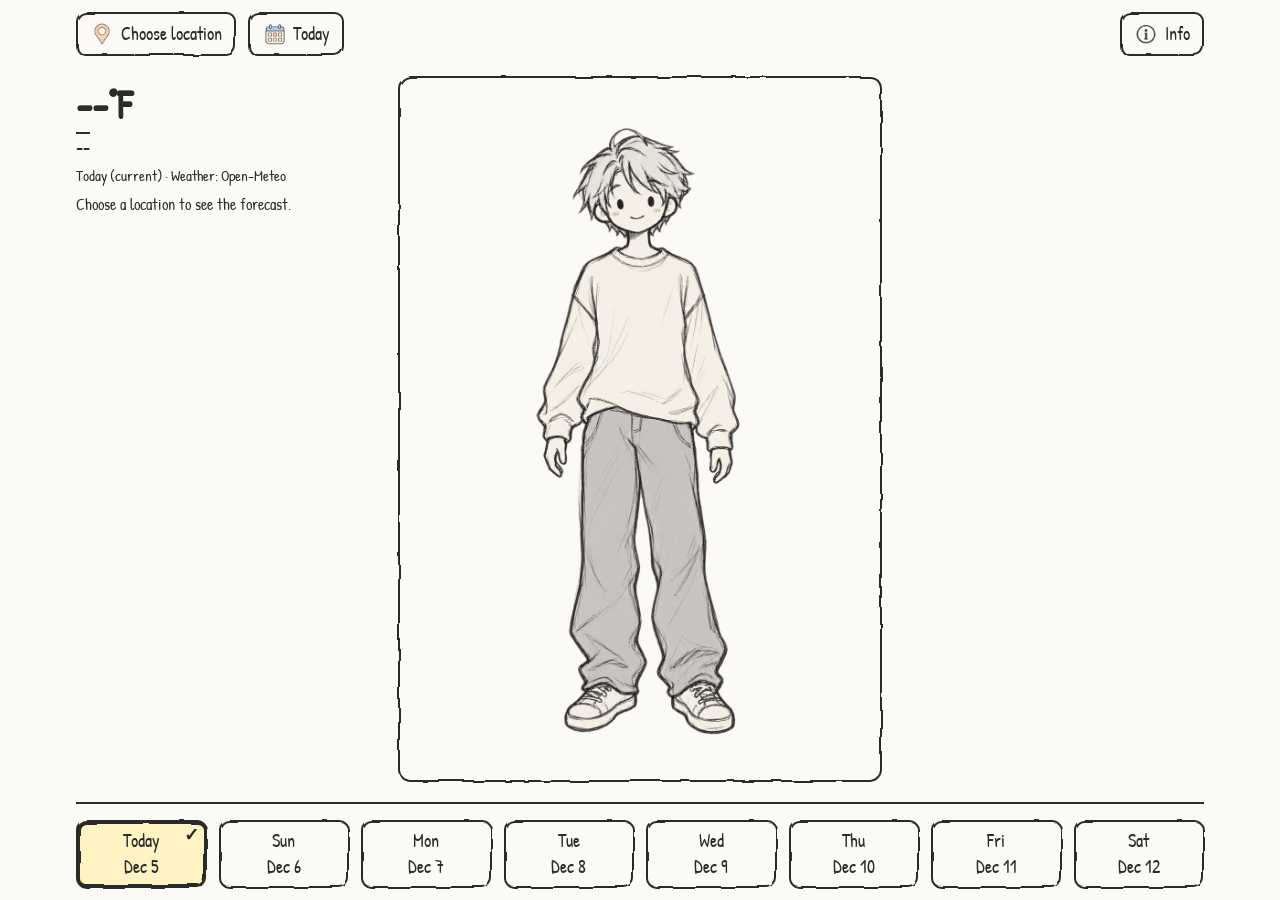
<file: index.html>
<!DOCTYPE html>
<html lang="en">
<head>
  <meta charset="utf-8">
  <meta name="viewport" content="width=device-width, initial-scale=1">
  <title>WeatherFit</title>
  <link rel="stylesheet" href="styles.css">
</head>
<body>
  <!-- Pencil-wobble filter used by .sketch borders and the character drawing -->
  <svg width="0" height="0" style="position:absolute" aria-hidden="true" focusable="false">
    <filter id="rough" x="-5%" y="-5%" width="110%" height="110%">
      <feTurbulence type="fractalNoise" baseFrequency="0.035" numOctaves="2" seed="4" result="noise"/>
      <feDisplacementMap in="SourceGraphic" in2="noise" scale="4"/>
    </filter>
  </svg>
  <main class="screen">
    <h1 class="visually-hidden">WeatherFit</h1>
    <!-- Top bar: location (left) and date (right) controls -->
    <header class="top-bar">
      <button type="button" class="control" id="location-button" aria-haspopup="dialog"><img class="icon" src="assets/ui-location.png" alt="" width="24" height="24"><span id="location-label">Choose location</span></button>
      <button type="button" class="control" id="date-button" aria-haspopup="dialog"><img class="icon" src="assets/ui-calendar.png" alt="" width="24" height="24"><span id="date-label">Today</span></button>
    </header>

    <!-- Temperature, condition, and context line (Req 16) -->
    <section class="conditions" aria-label="Weather conditions">
      <div class="temp-row">
        <img class="weather-icon" id="weather-icon" alt="" width="64" height="64" hidden>
        <p class="temp" id="temp">--°F</p>
      </div>
      <p class="condition" id="condition">--</p>
      <p class="context" id="context">Today (current) · Weather: Open-Meteo</p>
      <p class="status" id="status" role="status"></p>
      <button type="button" class="control" id="retry-button" hidden>Try again</button>
    </section>

    <!-- Character is the focus of the screen -->
    <section class="character" role="group" tabindex="0" aria-label="Outfit recommendation">
      <img class="character-art" id="character-art" src="assets/character-base.png" alt="Character wearing a plain sweater and gray pants" width="1024" height="1365">
      <p class="visually-hidden" id="outfit-announcer" aria-live="polite"></p>
    </section>

    <p class="recommendation" id="recommendation"></p>

    <!-- Reminders, built from the recommendation state; hidden when none apply -->
    <div class="reminders" id="reminders" role="note" hidden></div>

    <!-- 7-day forecast strip: laptop layout only (hidden on phone) -->
    <nav class="forecast-strip" id="forecast-strip" aria-label="7-day forecast"></nav>

    <footer class="bottom-bar">
      <a class="control info-link" href="info.html"><img class="icon" src="assets/ui-info.png" alt="" width="24" height="24"><span>Info</span></a>
    </footer>
  </main>
  <!-- Date picker: today plus 7 forecast days -->
  <dialog id="date-dialog" aria-labelledby="date-title">
    <h2 id="date-title">Choose a day</h2>
    <ul id="date-list"></ul>
    <button type="button" class="control" id="date-close">Close</button>
  </dialog>

  <!-- Location picker: search a US city or ZIP, then choose a match (city shown with state) -->
  <dialog id="location-dialog" aria-labelledby="location-title">
    <h2 id="location-title">Choose a US location</h2>
    <button type="button" class="control" id="geolocate-button">Use my location</button>
    <form id="location-form">
      <label for="location-input">City or ZIP code</label>
      <div class="search-row">
        <input id="location-input" type="search" autocomplete="off" required>
        <button type="submit" class="control">Search</button>
      </div>
    </form>
    <p id="location-message" role="status"></p>
    <ul id="location-results"></ul>
    <button type="button" class="control" id="location-close">Close</button>
  </dialog>
  <script type="module" src="js/main.js"></script>
</body>
</html>
</file>
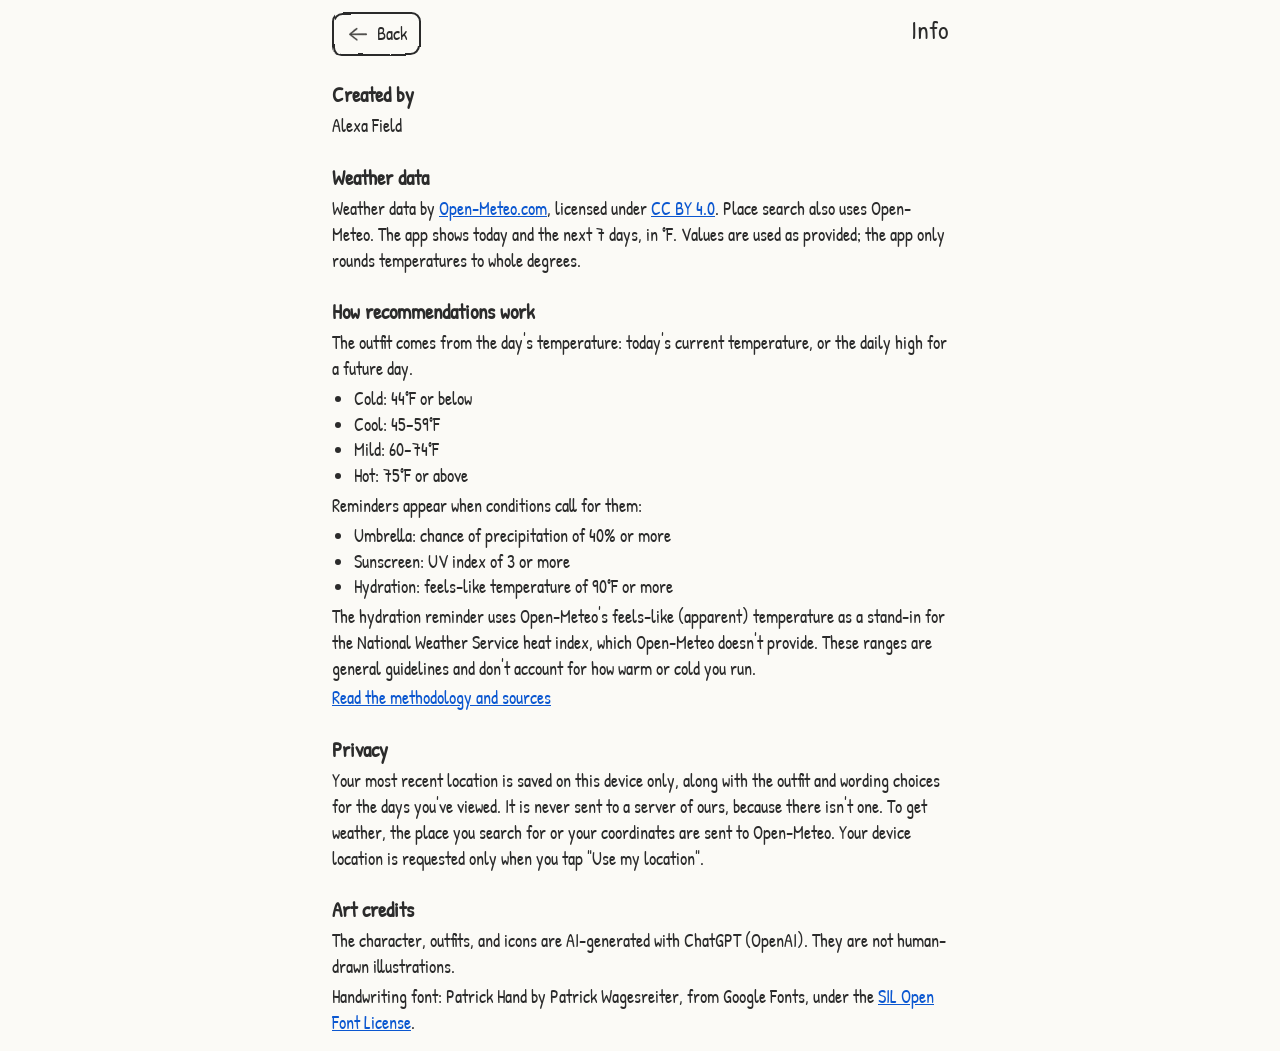
<file: info.html>
<!DOCTYPE html>
<html lang="en">
<head>
  <meta charset="utf-8">
  <meta name="viewport" content="width=device-width, initial-scale=1">
  <title>WeatherFit Info</title>
  <link rel="stylesheet" href="styles.css">
</head>
<body>
  <!-- Pencil-wobble filter used by .sketch borders and the character drawing -->
  <svg width="0" height="0" style="position:absolute" aria-hidden="true" focusable="false">
    <filter id="rough" x="-5%" y="-5%" width="110%" height="110%">
      <feTurbulence type="fractalNoise" baseFrequency="0.035" numOctaves="2" seed="4" result="noise"/>
      <feDisplacementMap in="SourceGraphic" in2="noise" scale="4"/>
    </filter>
  </svg>
  <main class="info">
    <!-- Top bar: back button (left) and screen label (right) -->
    <header class="top-bar">
      <a class="control" href="index.html"><img class="icon" src="assets/ui-back.png" alt="" width="24" height="24"><span>Back</span></a>
      <h1 class="info-title">Info</h1>
    </header>

    <section>
      <h2>Created by</h2>
      <p>Alexa Field</p>
    </section>

    <section>
      <h2>Weather data</h2>
      <p>
        Weather data by <a href="https://open-meteo.com/">Open-Meteo.com</a>, licensed under
        <a href="https://creativecommons.org/licenses/by/4.0/">CC BY 4.0</a>.
        Place search also uses Open-Meteo. The app shows today and the next 7 days, in &deg;F.
        Values are used as provided; the app only rounds temperatures to whole degrees.
      </p>
    </section>

    <section>
      <h2>How recommendations work</h2>
      <p>
        The outfit comes from the day's temperature: today's current temperature, or the
        daily high for a future day.
      </p>
      <ul>
        <li>Cold: 44&deg;F or below</li>
        <li>Cool: 45&ndash;59&deg;F</li>
        <li>Mild: 60&ndash;74&deg;F</li>
        <li>Hot: 75&deg;F or above</li>
      </ul>
      <p>Reminders appear when conditions call for them:</p>
      <ul>
        <li>Umbrella: chance of precipitation of 40% or more</li>
        <li>Sunscreen: UV index of 3 or more</li>
        <li>Hydration: feels-like temperature of 90&deg;F or more</li>
      </ul>
      <p>
        The hydration reminder uses Open-Meteo's feels-like (apparent) temperature as a stand-in
        for the National Weather Service heat index, which Open-Meteo doesn't provide.
        These ranges are general guidelines and don't account for how warm or cold you run.
      </p>
      <p>
        <a href="https://github.com/alfield09/project-3-template/blob/main/research.md#weather-and-technical-evidence">Read the methodology and sources</a>
      </p>
    </section>

    <section>
      <h2>Privacy</h2>
      <p>
        Your most recent location is saved on this device only, along with the outfit and wording
        choices for the days you've viewed. It is never sent to a server of ours, because there isn't one.
        To get weather, the place you search for or your coordinates are sent to Open-Meteo.
        Your device location is requested only when you tap "Use my location".
      </p>
    </section>

    <section>
      <h2>Art credits</h2>
      <p>The character, outfits, and icons are AI-generated with ChatGPT (OpenAI). They are not human-drawn illustrations.</p>
      <p>
        Handwriting font: Patrick Hand by Patrick Wagesreiter, from Google Fonts, under the
        <a href="https://openfontlicense.org/">SIL Open Font License</a>.
      </p>
    </section>
  </main>
</body>
</html>
</file>
<file: styles.css>
/* Shared styles for index.html and info.html */
:root {
  --ink: #2b2b2b;
  --paper: #fbfaf6;
  --line: #2b2b2b;
  --accent-bg: #fff3c4;
  --gap: 0.75rem;
}

* { box-sizing: border-box; }

body {
  margin: 0;
  font-family: system-ui, sans-serif;
  line-height: 1.4;
  color: var(--ink);
  background: var(--paper);
}

/* Interactive elements: at least 44x44px, visible focus ring */
.control {
  min-width: 44px;
  min-height: 44px;
  padding: 0.5rem 0.9rem;
  display: inline-flex;
  align-items: center;
  justify-content: center;
  font: inherit;
  color: var(--ink);
  background: var(--paper);
  border: 2px solid var(--line);
  border-radius: 0.6rem;
  text-decoration: none;
  cursor: pointer;
}

:focus-visible {
  outline: 3px solid #0b57d0;
  outline-offset: 2px;
}

/* Main screen, phone: single column filling the viewport */
.screen {
  min-height: 100dvh;
  max-width: 32rem;
  margin: 0 auto;
  padding: var(--gap);
  display: flex;
  flex-direction: column;
  gap: var(--gap);
}

.top-bar {
  display: flex;
  justify-content: space-between;
  gap: var(--gap);
}

.conditions { text-align: center; }
.conditions p { margin: 0; }
.temp { font-size: 2.5rem; font-weight: 700; }
.condition { font-size: 1.1rem; border-top: 2px solid var(--line); display: inline-block; padding-top: 0.15rem; }
.context { margin-top: 0.25rem !important; }

/* Character panel takes the remaining height */
.character {
  flex: 1 1 auto;
  min-height: 14rem;
  display: flex;
  align-items: center;
  justify-content: center;
  border: 2px solid var(--line);
  border-radius: 0.8rem;
}

.character-art { height: 100%; width: auto; }

.recommendation {
  margin: 0;
  text-align: center;
  font-size: 1.15rem;
}

.reminder {
  margin: 0;
  display: flex;
  align-items: center;
  gap: 0.6rem;
  padding: 0.7rem 0.9rem;
  background: var(--accent-bg);
  border: 2px solid var(--line);
  border-radius: 0.6rem;
}


/* Info button sits at the bottom-left for one-handed thumb reach */
.bottom-bar { display: flex; justify-content: flex-start; }

/* Info screen (info.html) */
.info {
  max-width: 40rem;
  margin: 0 auto;
  padding: var(--gap);
}

.info section { margin-top: 1.5rem; }
.info h2 { margin: 0 0 0.25rem; font-size: 1.3rem; }
.info p { margin: 0.25rem 0; }
.info ul { margin: 0.25rem 0; padding-left: 1.4rem; }
.info a:not(.control) { color: #0b57d0; text-decoration: underline; }
.info-title { margin: 0; font-size: 1.6rem; font-weight: 400; }

/* Forecast strip is laptop-only */
.forecast-strip { display: none; }

.day[aria-pressed="true"],
.result[aria-pressed="true"] { background: var(--accent-bg); }

/* Main screen, laptop: left text column, character center, reminder right, 7-day strip along the bottom */
@media (min-width: 900px) {
  .screen {
    max-width: 72rem;
    display: grid;
    grid-template-columns: 1fr 1.6fr 1fr;
    grid-template-rows: auto auto 1fr auto;
    grid-template-areas:
      "top       top       info"
      "cond      character reminder"
      "rec       character reminder"
      "strip     strip     strip";
    gap: 1.25rem;
  }

  .screen .top-bar { grid-area: top; justify-content: flex-start; }
  .bottom-bar { display: contents; }
  .info-link { grid-area: info; justify-self: end; align-self: start; }

  /* Temp/condition and the recommendation stack in the left column */
  .conditions { grid-area: cond; text-align: left; align-self: start; }
  .recommendation { grid-area: rec; align-self: start; text-align: left; font-size: 1.35rem; }

  .character { grid-area: character; min-height: 24rem; }
  .reminders { grid-area: reminder; align-self: start; }

  .forecast-strip {
    grid-area: strip;
    display: flex;
    gap: var(--gap);
    padding-top: 1rem;
    border-top: 2px solid var(--line);
  }
  .day { flex: 1 1 0; text-align: center; }
}

/* Hand-drawn look: handwriting font + pencil-wobbled borders */
@font-face {
  font-family: "Patrick Hand";
  src: url("assets/fonts/PatrickHand-Regular.ttf") format("truetype");
  font-display: swap;
}

body { font-family: "Patrick Hand", "Comic Sans MS", cursive, sans-serif; font-size: 1.15rem; }

/* Border moves to a pseudo-element so the wobble filter distorts the line, not the text */
.control,
.character,
.reminder {
  position: relative;
  border: none;
}

.control::before,
.character::before,
.reminder::before {
  content: "";
  position: absolute;
  inset: 0;
  border: 2.5px solid var(--line);
  border-radius: inherit;
  filter: url(#rough);
  pointer-events: none;
}

.condition { border-top-width: 2.5px; }

/* Location picker dialog: bottom sheet on phone for one-handed reach */
dialog {
  width: min(32rem, 100%);
  max-height: 85dvh;
  margin: auto auto 0;
  padding: var(--gap);
  color: var(--ink);
  background: var(--paper);
  border: 2.5px solid var(--line);
  border-radius: 0.8rem 0.8rem 0 0;
  overflow-y: auto;
}

dialog::backdrop { background: rgba(0, 0, 0, 0.4); }
dialog h2 { margin: 0 0 var(--gap); font-size: 1.3rem; }
dialog label { display: block; margin-bottom: 0.25rem; }
dialog ul { list-style: none; margin: 0; padding: 0; display: grid; gap: 0.5rem; }
dialog p { margin: var(--gap) 0 0.5rem; }

.search-row { display: flex; gap: 0.5rem; }

.search-row input {
  flex: 1;
  min-height: 44px;
  padding: 0.4rem 0.7rem;
  font: inherit;
  color: var(--ink);
  background: #fff;
  border: 2px solid var(--line);
  border-radius: 0.6rem;
}

.result { width: 100%; justify-content: flex-start; text-align: left; }
#location-close { margin-top: var(--gap); }
#geolocate-button { width: 100%; margin-bottom: var(--gap); }

@media (min-width: 900px) {
  dialog { margin: auto; border-radius: 0.8rem; }
}

/* Loading / error / empty status under the conditions */
.conditions .status { margin: 0.4rem 0 0; font-size: 1rem; }
.conditions .status:empty { display: none; }
.conditions[data-state="loading"] .temp,
.conditions[data-state="loading"] .condition { opacity: 0.4; }
.conditions[data-state="error"] .status { font-weight: 700; }
#retry-button { margin-top: 0.4rem; }
#retry-button[hidden] { display: none; }

/* Reminders stack when more than one applies; the container is hidden when none do */
.reminders { display: grid; gap: 0.5rem; }
.reminders[hidden] { display: none; }

/* Character panel: the art fills it */
.character { flex-direction: column; gap: 0.25rem; padding: 0.5rem; }
.character-art { flex: 1 1 0; min-height: 0; }

/* Character panel is focusable (keyboard route to the hidden outfit); double-tap must not zoom */
.character { touch-action: manipulation; }

/* Accessibility pass */
.visually-hidden {
  position: absolute;
  width: 1px;
  height: 1px;
  overflow: hidden;
  clip-path: inset(50%);
  white-space: nowrap;
}

/* Selected day: a checkmark and heavier border, so the state isn't shown by color alone */
.day[aria-pressed="true"]::after,
.result[aria-pressed="true"]::after {
  content: "✓";
  position: absolute;
  top: 2px;
  right: 8px;
  font-weight: 700;
}

.day[aria-pressed="true"]::before,
.result[aria-pressed="true"]::before { border-width: 4px; }

.context { font-size: 0.95rem; }

/* Art images */
.icon { width: 24px; height: 24px; margin-right: 0.4rem; flex: none; }

.temp-row { display: flex; align-items: center; justify-content: center; gap: 0.5rem; }
.temp-row .temp { margin: 0; }
.weather-icon { width: 64px; height: 64px; }
.weather-icon[hidden] { display: none; }

.reminder-icon { width: 40px; height: 40px; flex: none; }

/* The character art is a PNG now: fit it inside the panel */
.character-art { object-fit: contain; width: auto; max-width: 100%; }

@media (min-width: 900px) {
  .temp-row { justify-content: flex-start; }
}
</file>
